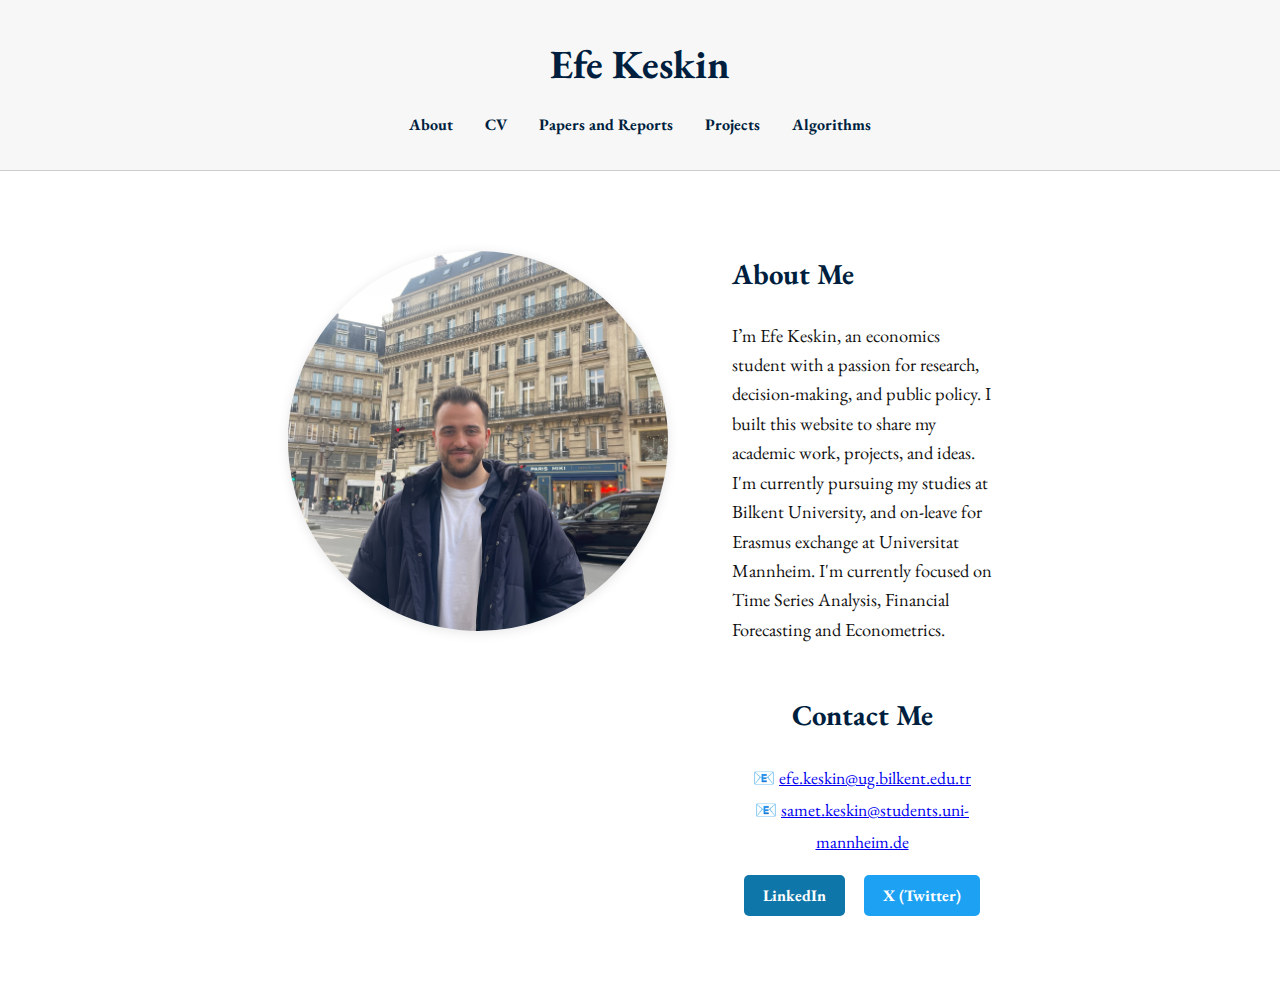
<file: index.html>
<!DOCTYPE html>
<html lang="en">
<head>
  <meta charset="UTF-8" />
  <meta name="viewport" content="width=device-width, initial-scale=1.0" />
  <title>Efe Keskin</title>
  <link rel="stylesheet" href="style.css" />
</head>
<body>
  <header>
    <h1>Efe Keskin</h1>
    <nav>
      <ul>
        <li><a href="index.html">About</a></li>
        <li><a href="cv.html">CV</a></li>
        <li><a href="papers.html">Papers and Reports</a></li>
        <li><a href="projects.html">Projects</a></li>
        <li><a href="algorithms.html">Algorithms</a></li>
      </ul>
    </nav>
  </header>

  <main>
  <section style="
    display: flex;
    flex-direction: row;
    justify-content: center;
    align-items: flex-start;
    gap: 4rem;
    padding: 3rem;
    max-width: 1200px;
    margin: auto;
    flex-wrap: nowrap;
  ">

    <!-- Left: Image -->
    <img
      src="images/efe-keskin.jpg"
      alt="Efe Keskin Portrait"
      style="
        width: 380px;
        height: 380px;
        border-radius: 190px;
        object-fit: cover;
        object-position: center;
        box-shadow: 0 2px 12px rgba(0, 0, 0, 0.1);
        flex-shrink: 0;
      "
    />

        <!-- Right: Text -->
        <div style="max-width: 600px;">
          <h2 style="margin-top: 0;">About Me</h2>
          <p style="font-size: 1.15rem; line-height: 1.6;">
            I’m Efe Keskin, an economics student with a passion for research, decision-making, and public policy.
            I built this website to share my academic work, projects, and ideas. I'm currently pursuing my studies
            at Bilkent University, and on-leave for Erasmus exchange at Universitat Mannheim. I'm currently focused on
            Time Series Analysis, Financial Forecasting and Econometrics.
          </p>
          <div style="margin-top: 2rem; text-align: center;">
      <h2 style="margin-top: 3rem;">Contact Me</h2>
    <p style="font-size: 1.1rem; line-height: 1.8;">
      📧 <a href="mailto:efe.keskin@ug.bilkent.edu.tr">efe.keskin@ug.bilkent.edu.tr</a><br />
      📧 <a href="mailto:samet.keskin@students.uni-mannheim.de">samet.keskin@students.uni-mannheim.de</a>
    </p>

    <div style="margin-top: 1rem;">
      <a href="https://www.linkedin.com/in/sametefekeskin" target="_blank" style="
        display: inline-block;
        background-color: #0e76a8;
        color: white;
        padding: 0.5rem 1.2rem;
        margin-right: 1rem;
        border-radius: 5px;
        text-decoration: none;
        font-weight: bold;
        font-size: 1rem;
      ">LinkedIn</a>

      <a href="https://twitter.com/sametefekeskin" target="_blank" style="
        display: inline-block;
        background-color: #1DA1F2;
        color: white;
        padding: 0.5rem 1.2rem;
        border-radius: 5px;
        text-decoration: none;
        font-weight: bold;
        font-size: 1rem;
      ">X (Twitter)</a>
    </div>

</div>

    </div>

  </section>
</main>



</body>
</html>
</file>
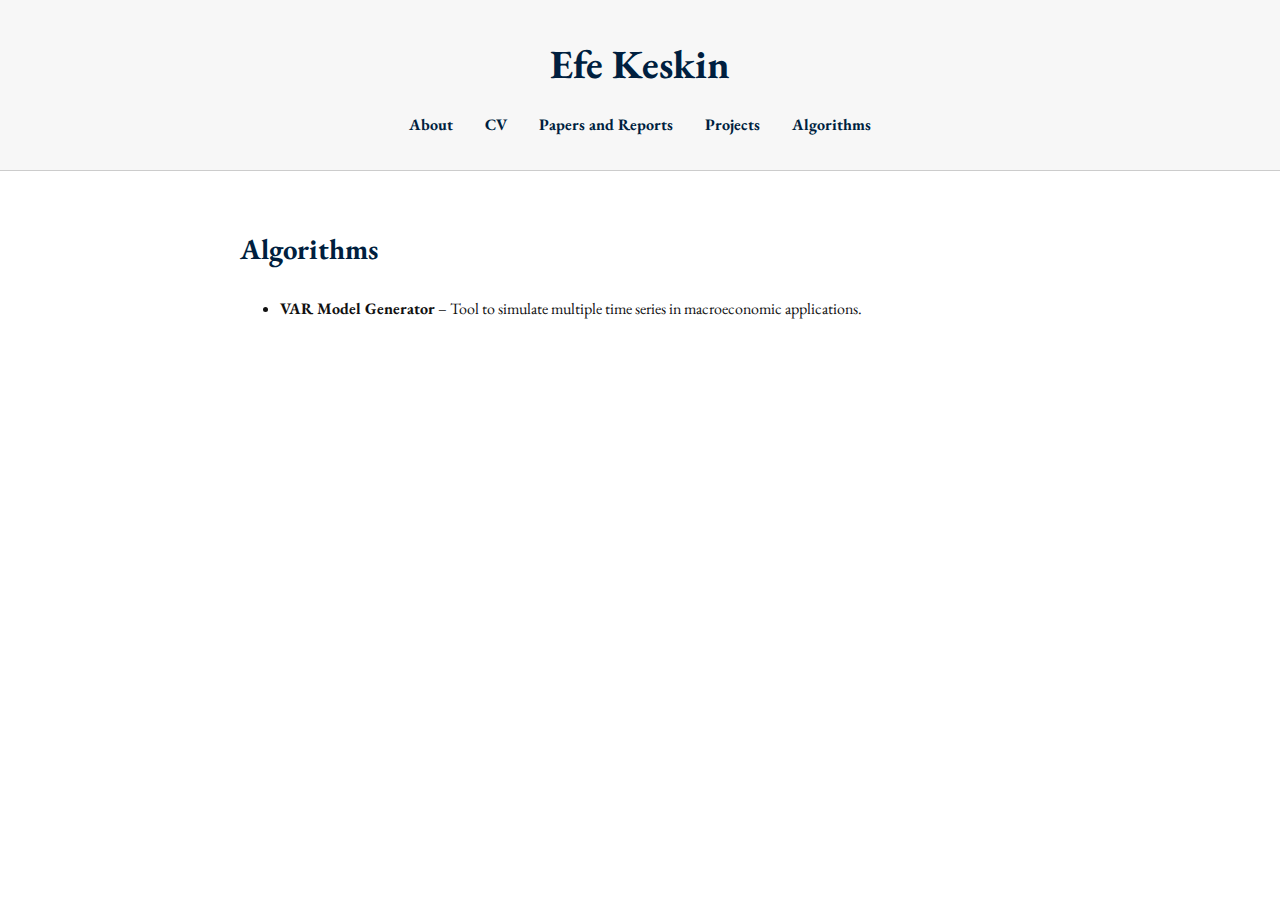
<file: algorithms.html>
<!DOCTYPE html>
<html lang="en">
<head>
  <meta charset="UTF-8" />
  <meta name="viewport" content="width=device-width, initial-scale=1.0" />
  <title>Algorithms | Efe Keskin</title>
  <link rel="stylesheet" href="style.css" />
</head>
<body>
  <header>
    <h1>Efe Keskin</h1>
    <nav>
      <ul>
        <li><a href="index.html">About</a></li>
        <li><a href="cv.html">CV</a></li>
        <li><a href="papers.html">Papers and Reports</a></li>
        <li><a href="projects.html">Projects</a></li>
        <li><a href="algorithms.html">Algorithms</a></li>
      </ul>
    </nav>
  </header>

  <main>
    <h2>Algorithms</h2>
    <ul>
      <li><strong>VAR Model Generator</strong> – Tool to simulate multiple time series in macroeconomic applications.</li>
    </ul>
  </main>
</body>
</html>
</file>
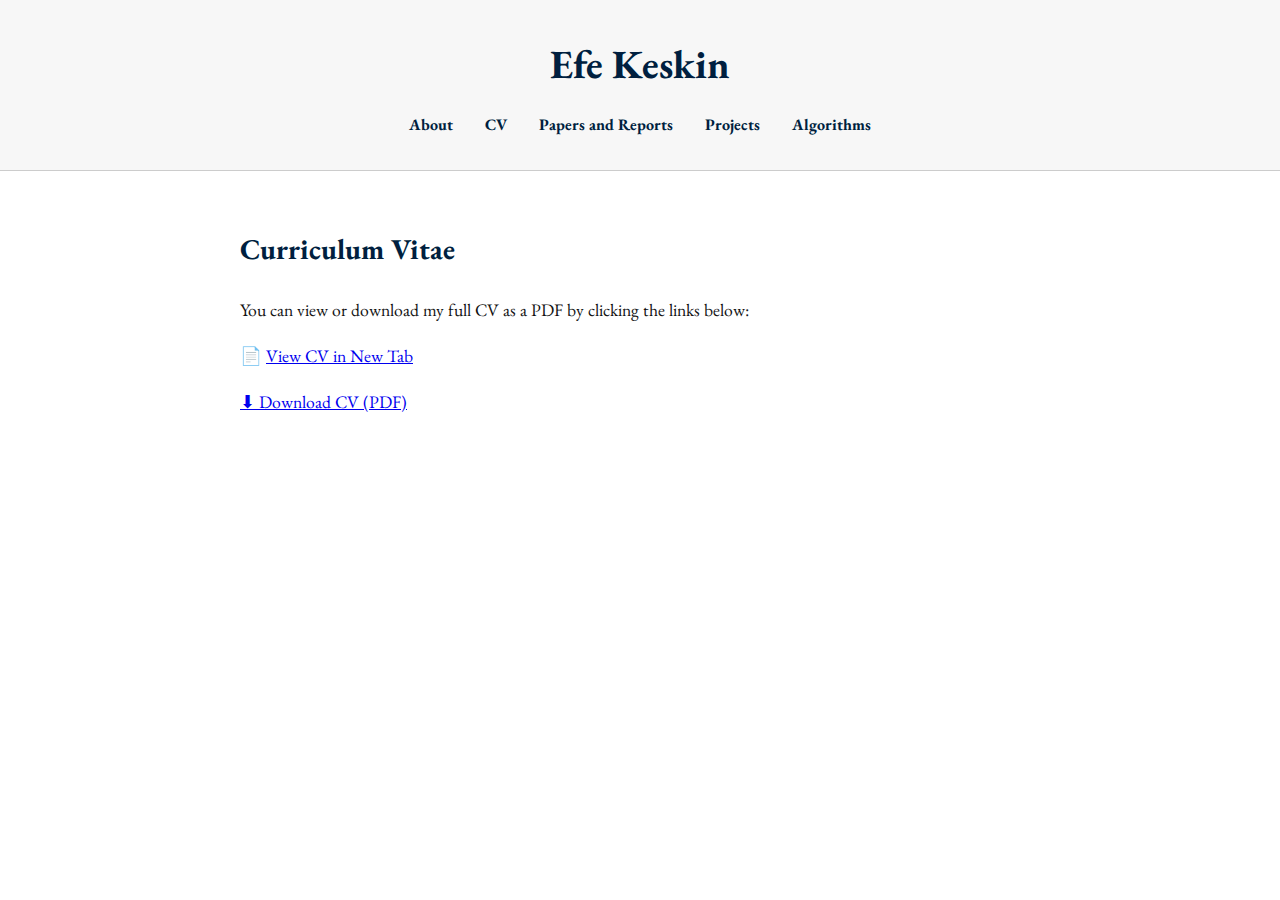
<file: cv.html>
<!DOCTYPE html>
<html lang="en">
<head>
  <meta charset="UTF-8" />
  <meta name="viewport" content="width=device-width, initial-scale=1.0" />
  <title>CV | Efe Keskin</title>
  <link rel="stylesheet" href="style.css" />
</head>
<body>
  <header>
    <h1>Efe Keskin</h1>
    <nav>
      <ul>
        <li><a href="index.html">About</a></li>
        <li><a href="cv.html">CV</a></li>
        <li><a href="papers.html">Papers and Reports</a></li>
        <li><a href="projects.html">Projects</a></li>
        <li><a href="algorithms.html">Algorithms</a></li>
      </ul>
    </nav>
  </header>

  <main>
  <h2>Curriculum Vitae</h2>
  <p>
    You can view or download my full CV as a PDF by clicking the links below:
  </p>

  <p>
    📄 <a href="files/efe-keskin-cv.pdf" target="_blank">View CV in New Tab</a>
  </p>

  <p>
    <a href="files/efe-keskin-cv.pdf" download class="download-btn">⬇ Download CV (PDF)</a>
  </p>
  </main>

</body>
</html>
</file>
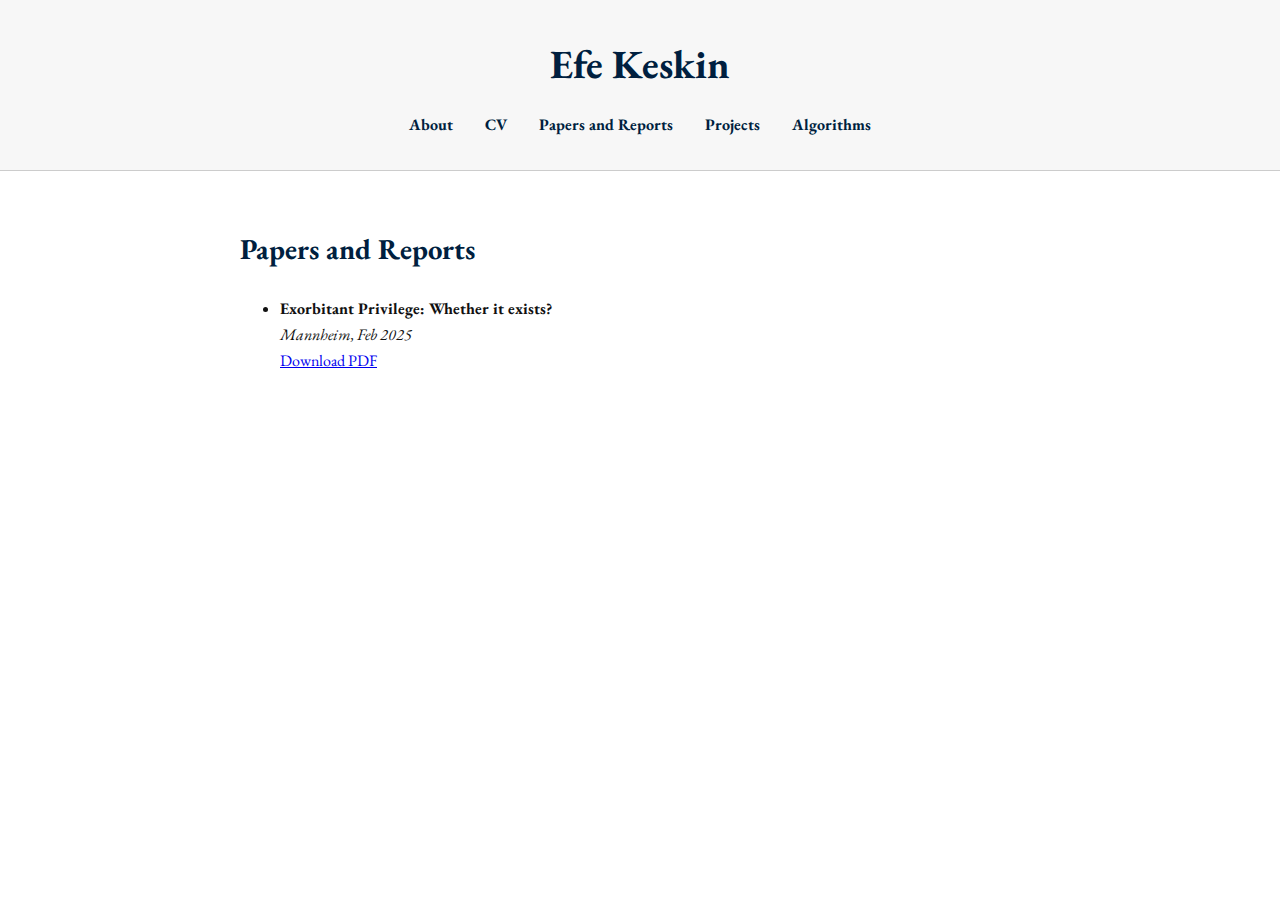
<file: papers.html>
<!DOCTYPE html>
<html lang="en">
<head>
  <meta charset="UTF-8" />
  <meta name="viewport" content="width=device-width, initial-scale=1.0" />
  <title>Papers and Reports | Efe Keskin</title>
  <link rel="stylesheet" href="style.css" />
</head>
<body>
  <header>
    <h1>Efe Keskin</h1>
    <nav>
      <ul>
        <li><a href="index.html">About</a></li>
        <li><a href="cv.html">CV</a></li>
        <li><a href="papers.html">Papers and Reports</a></li>
        <li><a href="projects.html">Projects</a></li>
        <li><a href="algorithms.html">Algorithms</a></li>
      </ul>
    </nav>
  </header>

  <main>
    <h2>Papers and Reports</h2>
    <ul>
      <li>
        <strong>Exorbitant Privilege: Whether it exists?</strong><br />
        <em>Mannheim, Feb 2025</em><br />
        <a href="files/IntFinance.pdf">Download PDF</a>
      </li>
    </ul>
  </main>
</body>
</html>
</file>
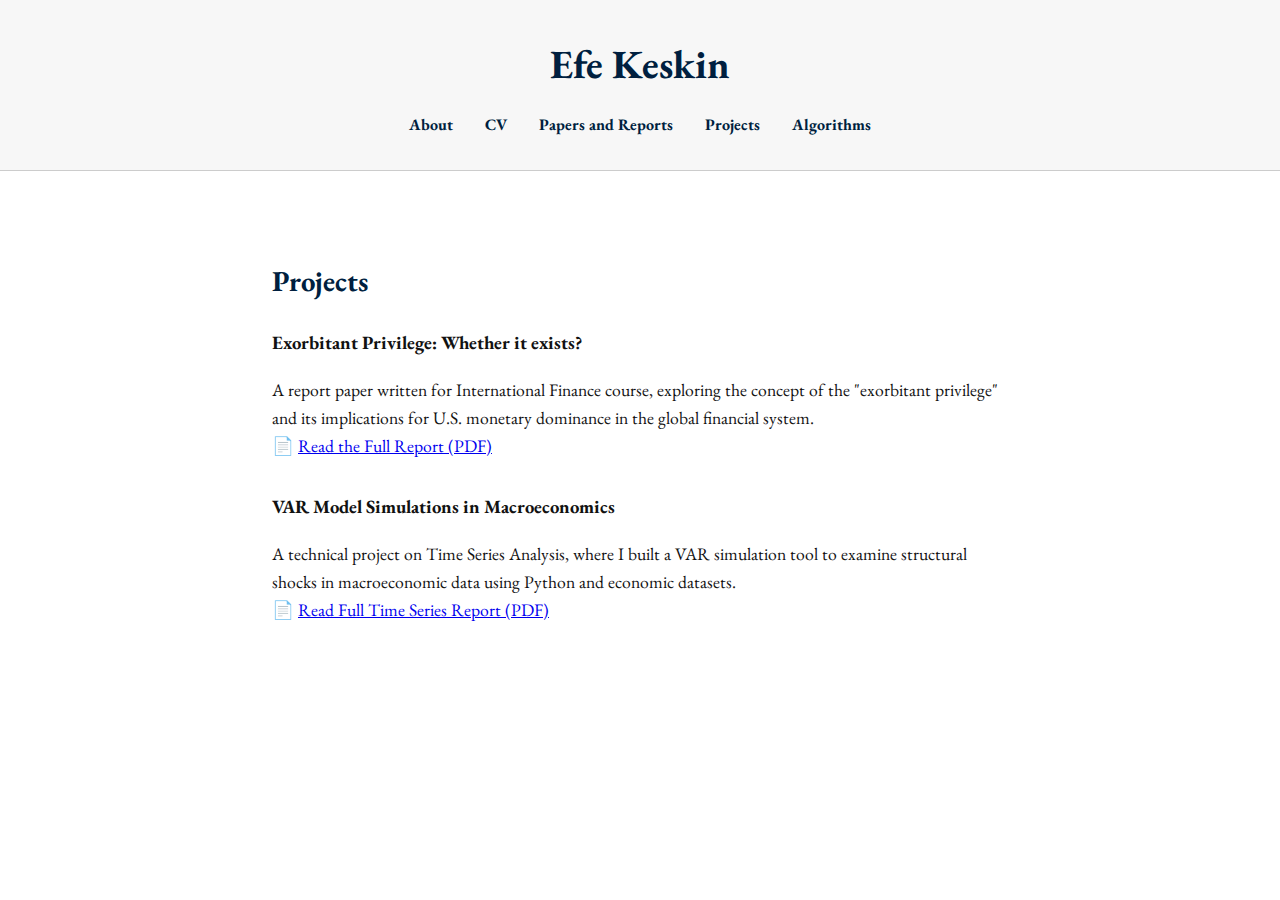
<file: projects.html>
<!DOCTYPE html>
<html lang="en">
<head>
  <meta charset="UTF-8" />
  <meta name="viewport" content="width=device-width, initial-scale=1.0" />
  <title>Projects | Efe Keskin</title>
  <link rel="stylesheet" href="style.css" />
</head>
<body>
  <header>
    <h1>Efe Keskin</h1>
    <nav>
      <ul>
        <li><a href="index.html">About</a></li>
        <li><a href="cv.html">CV</a></li>
        <li><a href="papers.html">Papers and Reports</a></li>
        <li><a href="projects.html">Projects</a></li>
        <li><a href="algorithms.html">Algorithms</a></li>
      </ul>
    </nav>
  </header>

  <main>
  <section style="max-width: 800px; margin: auto; padding: 2rem;">
    <h2>Projects</h2>

    <div style="margin-bottom: 2rem;">
      <h3 style="margin-bottom: 0.5rem;">Exorbitant Privilege: Whether it exists?</h3>
      <p>
        A report paper written for International Finance course, exploring the concept of the "exorbitant privilege" and its implications for U.S. monetary dominance in the global financial system.
        <br />
        📄 <a href="files/IntFinance.pdf" target="_blank">Read the Full Report (PDF)</a>
      </p>
    </div>

    <div style="margin-bottom: 2rem;">
      <h3 style="margin-bottom: 0.5rem;">VAR Model Simulations in Macroeconomics</h3>
      <p>
        A technical project on Time Series Analysis, where I built a VAR simulation tool to examine structural shocks in macroeconomic data using Python and economic datasets.
        <br />
        📄 <a href="files/TimeSeries.pdf" target="_blank">Read Full Time Series Report (PDF)</a>
      </p>
    </div>
  </section>
</main>

</body>
</html>
</file>
<file: style.css>
/* Font and Layout */
@import url('https://fonts.googleapis.com/css2?family=EB+Garamond&display=swap');

body {
  font-family: 'EB Garamond', Georgia, serif;
  background-color: #ffffff;
  color: #111111;
  margin: 0;
  padding: 0;
  line-height: 1.6;
}


header {
  padding: 2rem;
  text-align: center;
  background-color: #f7f7f7;
  border-bottom: 1px solid #ccc;
}

h1 {
  margin: 0;
  font-size: 2.5rem;
  color: #001f3f; /* Navy tone */
}

nav ul {
  list-style: none;
  padding: 0;
  margin: 1rem 0 0;
  display: flex;
  justify-content: center;
  gap: 2rem;
}

nav a {
  text-decoration: none;
  color: #001f3f;
  font-weight: bold;
}

nav a:hover {
  text-decoration: underline;
  color: #000000;
}

main {
  padding: 2rem;
  max-width: 800px;
  margin: auto;
}

h2 {
  font-size: 1.8rem;
  color: #001f3f;
}

p {
  font-size: 1.1rem;
}
</file>
